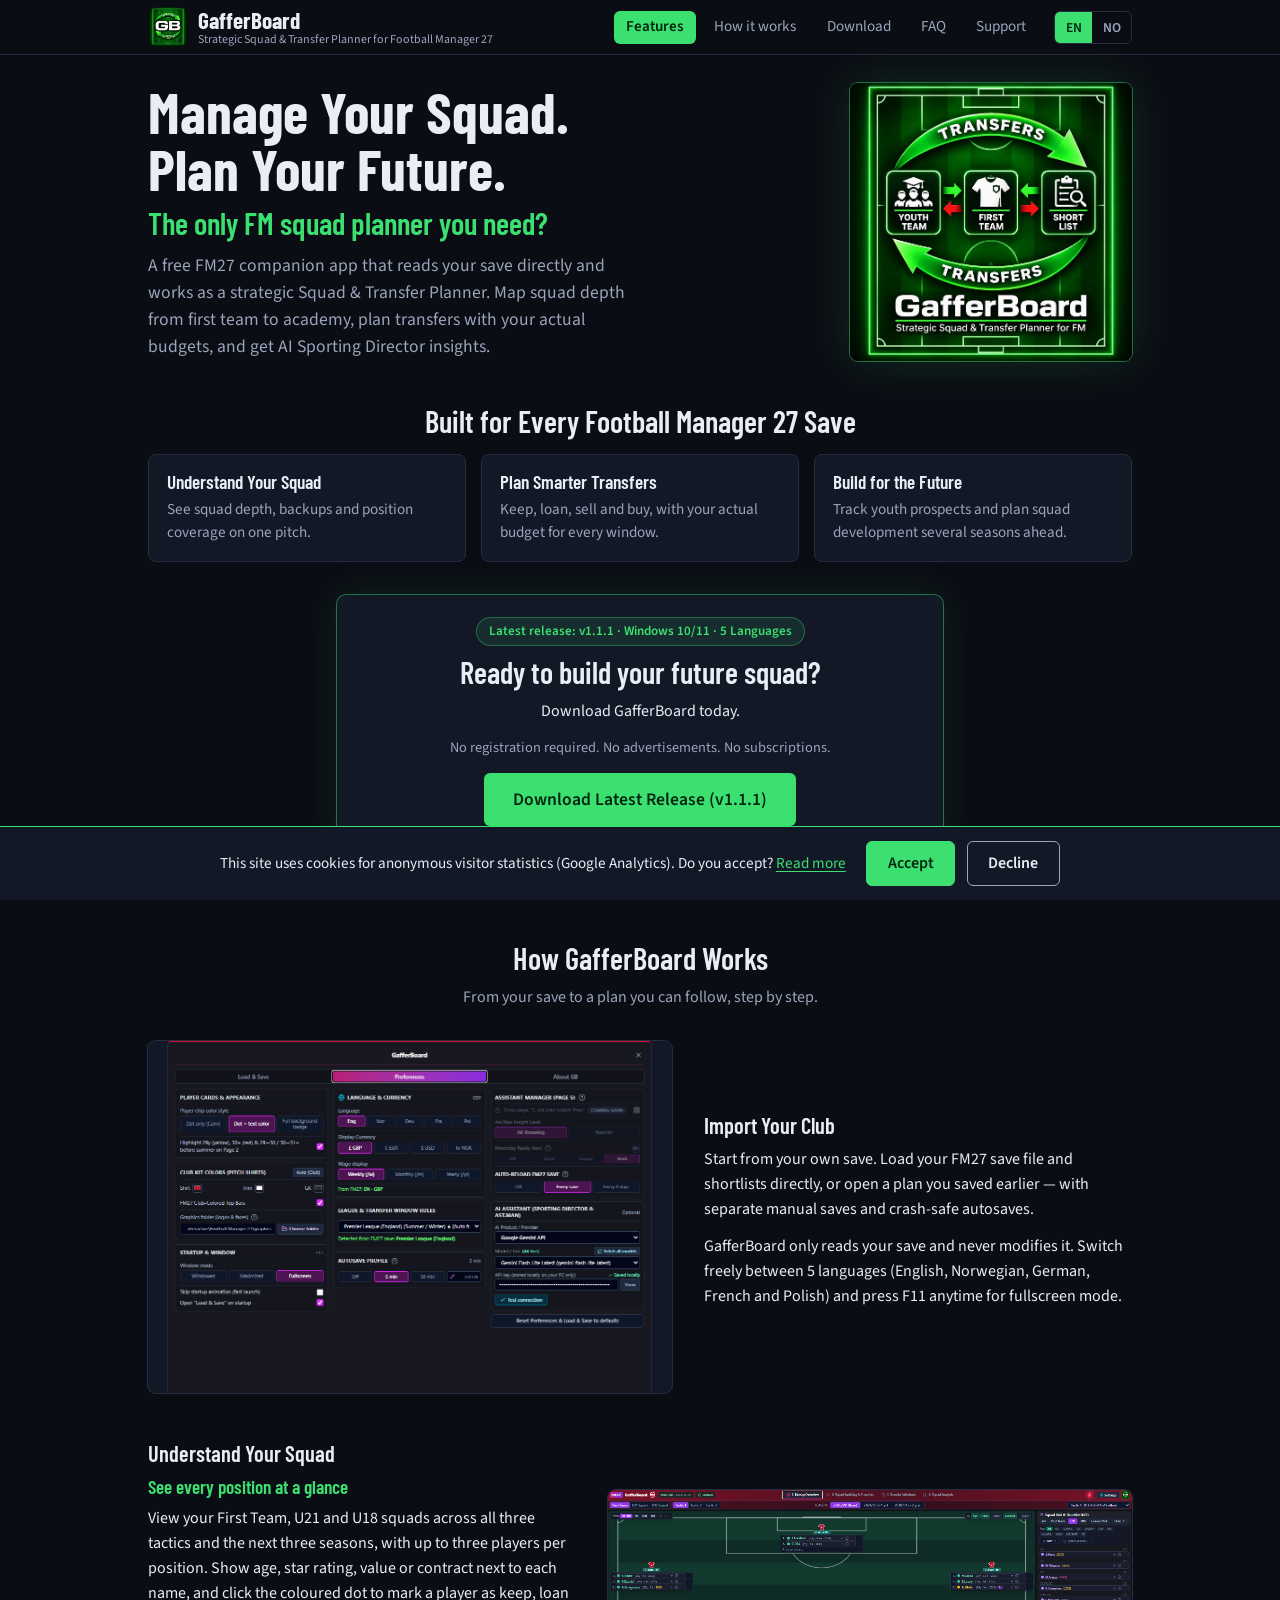
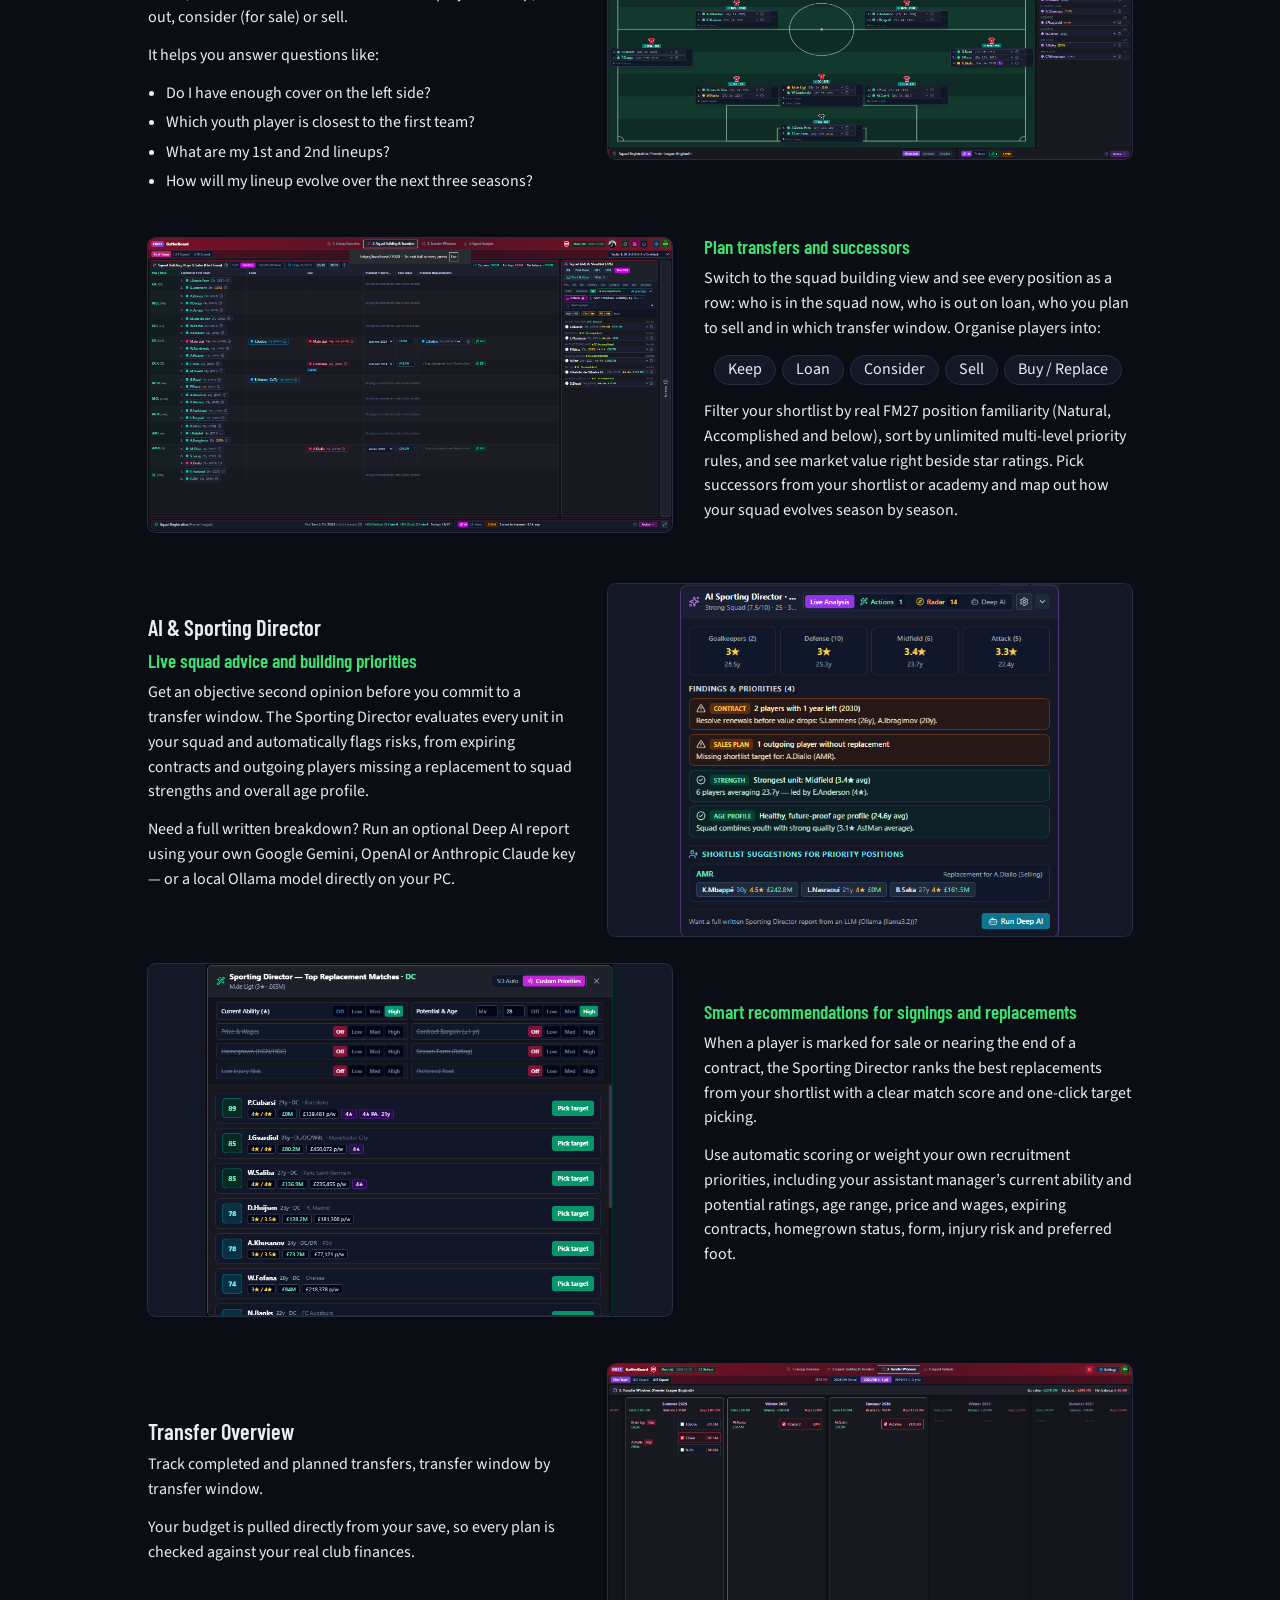
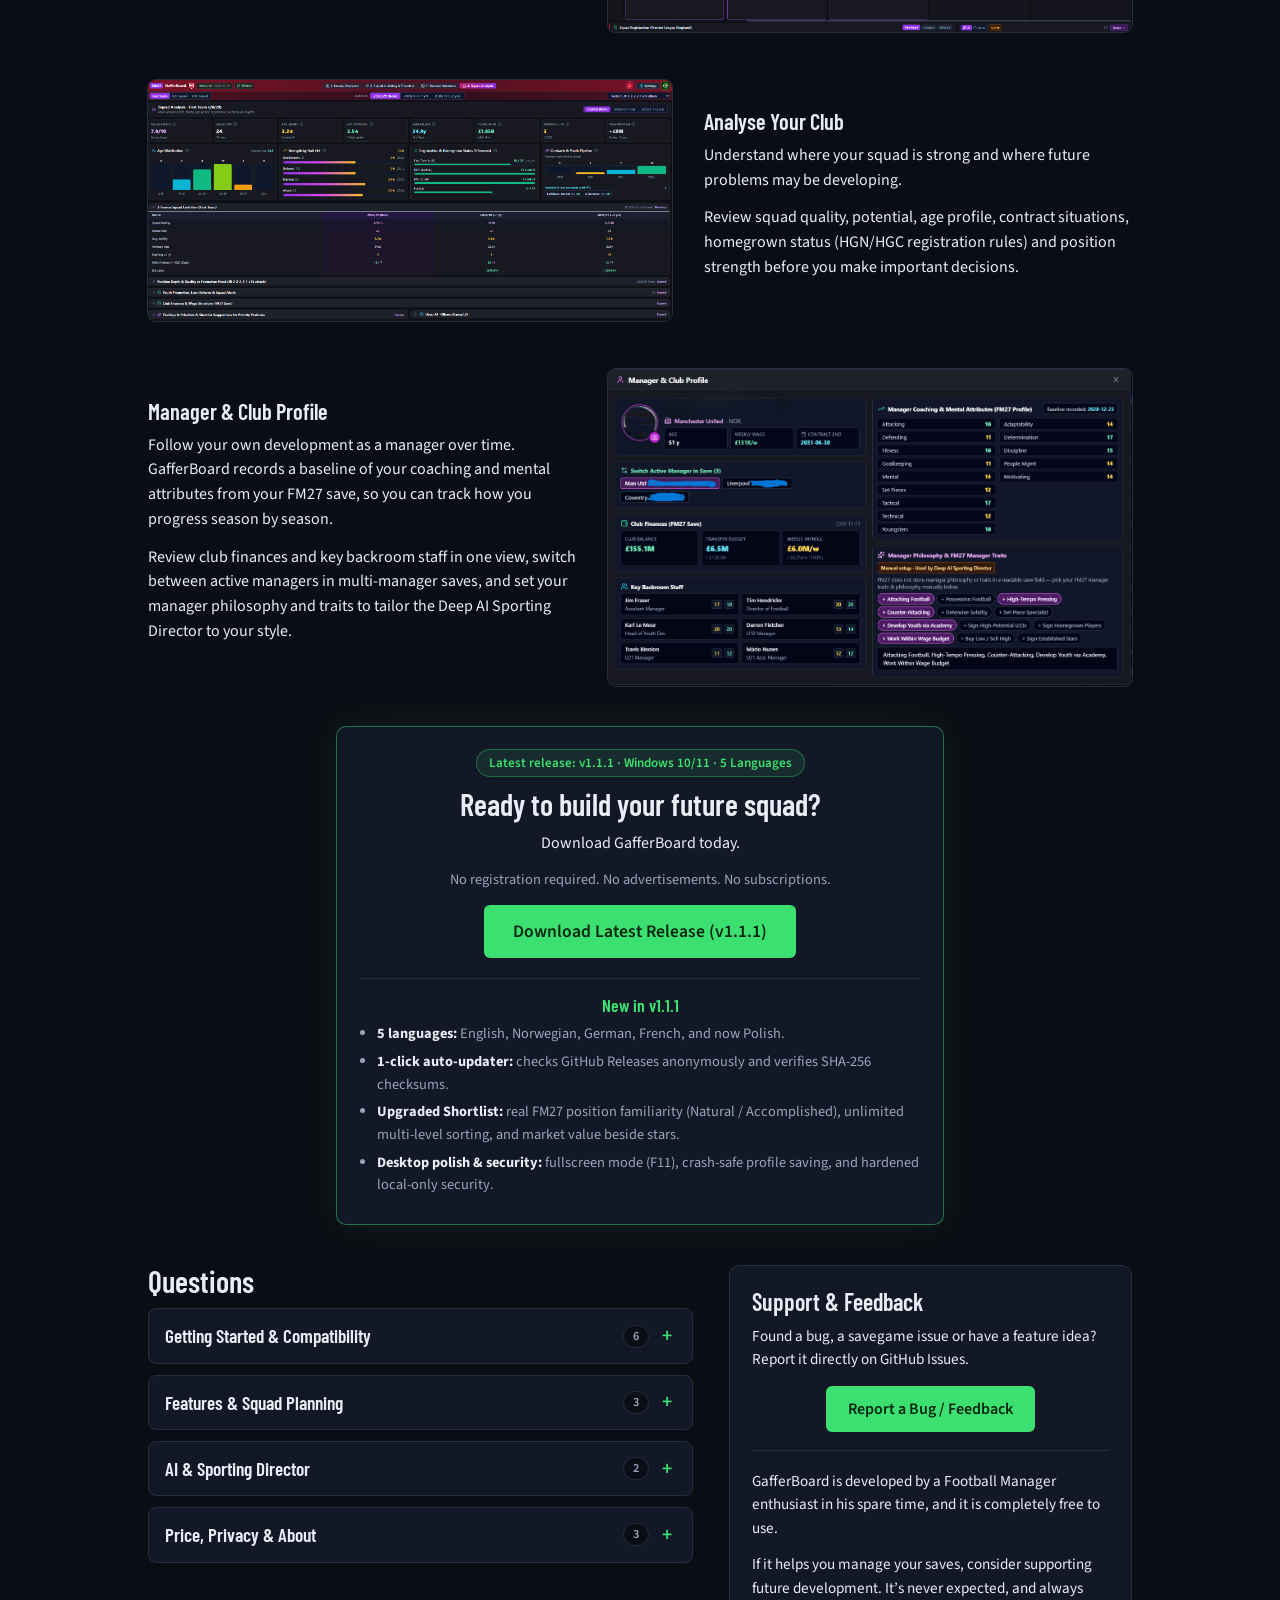
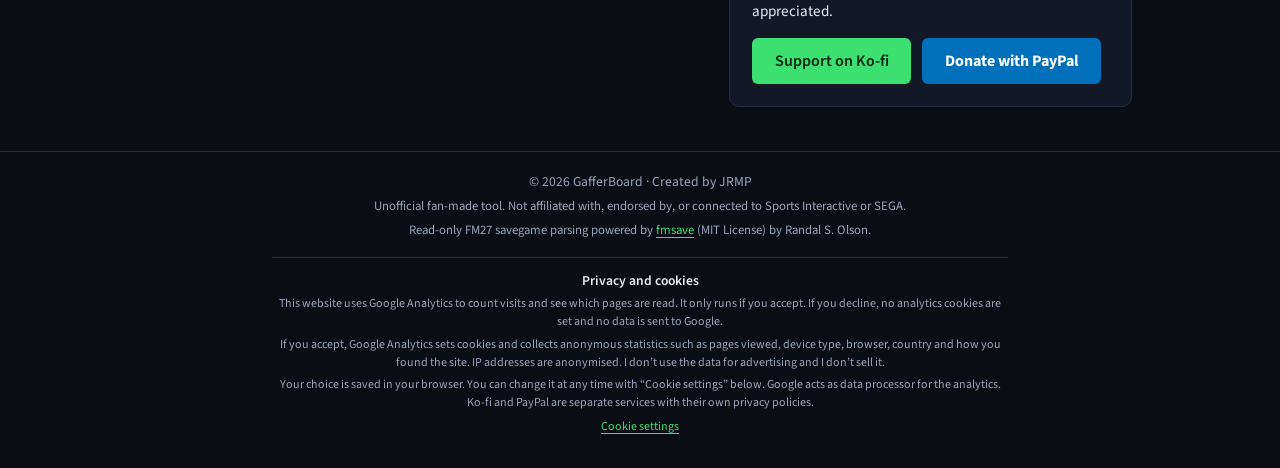
<file: index.html>
<!DOCTYPE html>
<html lang="en">
<head>
<meta charset="utf-8">
<meta name="viewport" content="width=device-width, initial-scale=1">
<title>GafferBoard – Free FM27 Squad &amp; Transfer Planner (Football Manager 27)</title>
<meta name="description" content="Free FM27 squad planner and transfer tool for Football Manager 27. Reads your save directly (read-only) for depth charts, transfer budgets and AI Sporting Director insights.">
<meta name="robots" content="index, follow">
<link rel="canonical" href="https://janrobpvs.github.io/GafferBoard/">
<meta property="og:type" content="website">
<meta property="og:url" content="https://janrobpvs.github.io/GafferBoard/">
<meta property="og:site_name" content="GafferBoard">
<meta property="og:title" content="GafferBoard – Free FM27 Squad &amp; Transfer Planner">
<meta property="og:description" content="A free FM27 companion app that reads your save directly and works as a strategic Squad &amp; Transfer Planner. Map squad depth, plan transfers with your actual budgets, and get AI Sporting Director insights.">
<meta property="og:image" content="https://janrobpvs.github.io/GafferBoard/images/hero.png">
<meta name="twitter:card" content="summary_large_image">
<meta name="twitter:title" content="GafferBoard – Free FM27 Squad &amp; Transfer Planner">
<meta name="twitter:description" content="Free Football Manager 27 squad planner. Reads your FM27 save directly (read-only) for depth charts, budgets and AI Sporting Director insights.">
<meta name="twitter:image" content="https://janrobpvs.github.io/GafferBoard/images/hero.png">
<link rel="icon" type="image/png" href="images/gb-logo.png">
<link rel="preconnect" href="https://fonts.googleapis.com">
<link rel="preconnect" href="https://fonts.gstatic.com" crossorigin>
<link href="https://fonts.googleapis.com/css2?family=Barlow+Condensed:wght@600;700&family=Source+Sans+3:wght@400;600&display=swap" rel="stylesheet">
<link rel="stylesheet" href="style.css">
<script type="application/ld+json">
{
  "@context": "https://schema.org",
  "@graph": [
    {
      "@type": "SoftwareApplication",
      "name": "GafferBoard",
      "alternateName": "GafferBoard FM27 Squad Planner",
      "softwareVersion": "1.1.1",
      "inLanguage": ["en", "no", "de", "fr", "pl"],
      "description": "Free FM27 squad and transfer planner for Football Manager 27. Reads your save directly (read-only) to map squad depth, plan transfers with actual budgets, and run AI Sporting Director analysis.",
      "url": "https://janrobpvs.github.io/GafferBoard/",
      "image": "https://janrobpvs.github.io/GafferBoard/images/hero.png",
      "applicationCategory": "UtilitiesApplication",
      "operatingSystem": "Windows",
      "offers": {
        "@type": "Offer",
        "price": "0",
        "priceCurrency": "USD"
      },
      "author": {
        "@type": "Person",
        "name": "JRMP"
      }
    },
    {
      "@type": "FAQPage",
      "mainEntity": [
        {
          "@type": "Question",
          "name": "Which Football Manager versions and platforms are supported?",
          "acceptedAnswer": {
            "@type": "Answer",
            "text": "GafferBoard is built for Football Manager 27 (FM27) on Windows PC. It reads FM27 .fm save files and .fmf shortlists directly. Earlier Football Manager versions are not supported."
          }
        },
        {
          "@type": "Question",
          "name": "Which languages are supported, and how do updates work?",
          "acceptedAnswer": {
            "@type": "Answer",
            "text": "GafferBoard supports 5 languages: English, Norwegian, German, French and Polish. From v1.1 onward, the app includes a built-in one-click auto-updater that checks GitHub Releases anonymously and verifies every download with a SHA-256 checksum."
          }
        },
        {
          "@type": "Question",
          "name": "Does GafferBoard modify my save?",
          "acceptedAnswer": {
            "@type": "Answer",
            "text": "No. GafferBoard is 100% read-only and never modifies your FM27 save file. Your own notes, depth charts and transfer plans are stored separately as local .json files on your computer."
          }
        },
        {
          "@type": "Question",
          "name": "How do I import my squad and shortlists?",
          "acceptedAnswer": {
            "@type": "Answer",
            "text": "Open the Load Data window in Settings and point GafferBoard to your FM27 savegame folder and shortlists folder. No manual HTML exports or spreadsheets are required."
          }
        },
        {
          "@type": "Question",
          "name": "Does it support multi-manager saves?",
          "acceptedAnswer": {
            "@type": "Answer",
            "text": "Yes. If your save has more than one active manager, you can switch between them directly from the Manager and Club Profile view."
          }
        },
        {
          "@type": "Question",
          "name": "Why does Windows SmartScreen show a warning when I open GafferBoard?",
          "acceptedAnswer": {
            "@type": "Answer",
            "text": "GafferBoard is a free, unofficial hobby app without a paid Microsoft code-signing certificate, so Windows Defender SmartScreen may show an Unknown publisher warning on first launch. Click More info and then Run anyway. Every release is published on GitHub with a SHA-256 checksum and VirusTotal scan so you can verify the file."
          }
        },
        {
          "@type": "Question",
          "name": "Can I use it only for squad depth planning?",
          "acceptedAnswer": {
            "@type": "Answer",
            "text": "Yes. The lineup overview works on its own across up to three tactics. The transfer planning, Sporting Director and analysis views are there whenever you want them."
          }
        },
        {
          "@type": "Question",
          "name": "Does it include U21, U18 squads and loaned-out players?",
          "acceptedAnswer": {
            "@type": "Answer",
            "text": "Yes. GafferBoard covers your First Team, U21, U18 and loaned-out players across three seasons, making it easy to track youth prospects and promote academy players."
          }
        },
        {
          "@type": "Question",
          "name": "How do transfer budgets and HGN/HGC registration rules work?",
          "acceptedAnswer": {
            "@type": "Answer",
            "text": "Club finances and transfer budgets are read directly from your FM27 save, and GafferBoard tracks contract expiries as well as homegrown (HGN/HGC) squad registration rules window by window."
          }
        },
        {
          "@type": "Question",
          "name": "Do I need the AI features?",
          "acceptedAnswer": {
            "@type": "Answer",
            "text": "No. The built-in Live Sporting Director analysis and replacement matching work locally without any AI setup. The written Deep AI report is optional and supports Google Gemini, OpenAI or Anthropic Claude with your own API key, or a local Ollama model on your PC."
          }
        },
        {
          "@type": "Question",
          "name": "What is the difference between Live Sporting Director and Deep AI?",
          "acceptedAnswer": {
            "@type": "Answer",
            "text": "Live Sporting Director runs automatically inside the app to flag contract warnings, missing replacements, unit ratings and ranked shortlist targets. Deep AI uses an LLM (Gemini, OpenAI, Claude or local Ollama) to generate a full written squad report tailored to your manager philosophy and traits."
          }
        },
        {
          "@type": "Question",
          "name": "Is GafferBoard free?",
          "acceptedAnswer": {
            "@type": "Answer",
            "text": "Yes. It is completely free, with no registration, no advertisements and no subscription."
          }
        },
        {
          "@type": "Question",
          "name": "What data does the app collect?",
          "acceptedAnswer": {
            "@type": "Answer",
            "text": "None. GafferBoard runs 100% locally on your PC with zero tracking or telemetry. It only makes an anonymous version check against GitHub Releases (sending no personal or save data), and only connects to an AI provider if you choose to run an optional Deep AI report."
          }
        },
        {
          "@type": "Question",
          "name": "Is GafferBoard official?",
          "acceptedAnswer": {
            "@type": "Answer",
            "text": "No. GafferBoard is an unofficial fan-made tool and is not affiliated with, endorsed by, or connected to Sports Interactive or SEGA."
          }
        }
      ]
    }
  ]
}
</script>
</head>
<body>

<header class="top">
  <div class="wrap bar">
    <a class="brand" href="#top">
      <img src="images/gb-logo.png" width="40" height="40" alt="GafferBoard logo">
      <span class="brand-text">
        <span class="brand-name">GafferBoard</span>
        <span class="brand-sub" data-i18n="brandSub">Strategic Squad &amp; Transfer Planner for Football Manager 27</span>
      </span>
    </a>
    <nav id="mainNav" aria-label="Main">
      <a href="#features" data-i18n="navFeatures">Features</a>
      <a href="#how" data-i18n="navHow">How it works</a>
      <a href="#download" data-i18n="navDownload">Download</a>
      <a href="#faq" data-i18n="navFaq">FAQ</a>
      <a href="#support" data-i18n="navSupport">Support</a>
    </nav>
    <div class="lang" role="group" aria-label="Language">
      <button type="button" data-lang="en" aria-pressed="true">EN</button>
      <button type="button" data-lang="no" aria-pressed="false">NO</button>
    </div>
    <button class="menu-btn" id="menuBtn" aria-expanded="false" aria-controls="mainNav" data-i18n="menu">Menu</button>
  </div>
</header>

<main id="top">

  <!-- HERO: intro and main image only. No download button here. -->
  <section class="hero">
    <div class="wrap hero-grid">
      <div>
        <h1 data-i18n="h1">Manage Your Squad.<br>Plan Your Future.</h1>
        <p class="tagline" data-i18n="tagline">The only FM squad planner you need?</p>
        <p class="lead" data-i18n="lead">A free FM27 companion app that reads your save directly and works as a strategic Squad &amp; Transfer Planner. Map squad depth from first team to academy, plan transfers with your actual budgets, and get AI Sporting Director insights.</p>
      </div>
      <figure class="frame hero-img">
        <img src="images/hero.png" data-i18n-alt="heroAlt" alt="GafferBoard FM27 squad planner: youth team, first team and shortlist connected by transfers" fetchpriority="high">
      </figure>
    </div>
  </section>

  <section id="features">
    <div class="wrap">
      <h2 data-i18n="featuresH2">Built for Every Football Manager 27 Save</h2>
      <div class="cards">
        <article class="card">
          <h3 data-i18n="c1h">Understand Your Squad</h3>
          <p data-i18n="c1p">See squad depth, backups and position coverage on one pitch.</p>
        </article>
        <article class="card">
          <h3 data-i18n="c2h">Plan Smarter Transfers</h3>
          <p data-i18n="c2p">Keep, loan, sell and buy, with your actual budget for every window.</p>
        </article>
        <article class="card">
          <h3 data-i18n="c3h">Build for the Future</h3>
          <p data-i18n="c3p">Track youth prospects and plan squad development several seasons ahead.</p>
        </article>
      </div>
      <div class="panel centre download-panel cta-panel">
        <p class="release-badge" data-i18n="vBadge">Latest release: v1.1.1 · Windows 10/11 · 5 Languages</p>
        <h2 data-i18n="dlH2">Ready to build your future squad?</h2>
        <p data-i18n="dlP">Download GafferBoard today.</p>
        <p class="proof" data-i18n="proof2">No registration required. No advertisements. No subscriptions.</p>
        <a class="btn big" href="#download" data-download data-i18n="dlLatest">Download Latest Release (v1.1.1)</a>
      </div>
    </div>
  </section>

  <section id="how">
    <div class="wrap">
      <h2 data-i18n="howH2">How GafferBoard Works</h2>
      <p class="intro" data-i18n="howIntro">From your save to a plan you can follow, step by step.</p>

      <div class="row flip">
        <div class="text">
          <h3 data-i18n="r1h">Import Your Club</h3>
          <p data-i18n="r1p1">Start from your own save. Load your FM27 save file and shortlists directly, or open a plan you saved earlier — with separate manual saves and crash-safe autosaves.</p>
          <p data-i18n="r1p2">GafferBoard only reads your save and never modifies it. Switch freely between 5 languages (English, Norwegian, German, French and Polish) and press F11 anytime for fullscreen mode.</p>
        </div>
        <figure class="frame">
          <button class="zoom" type="button" data-i18n-aria="zoom1" aria-label="Enlarge: Import your club"><img src="images/settings.png" loading="lazy" data-i18n-alt="r1alt" alt="The Load Data window where you choose your FM27 save, shortlists or a saved plan"></button>
        </figure>
      </div>

      <!-- Understand Your Squad: two screenshots (lineup + transfers and successors). -->
      <div class="group">
        <div class="row">
          <div class="text">
            <h3 data-i18n="u0h">Understand Your Squad</h3>
            <h4 class="sub" data-i18n="uAh">See every position at a glance</h4>
            <p data-i18n="uA1">View your First Team, U21 and U18 squads across all three tactics and the next three seasons, with up to three players per position. Show age, star rating, value or contract next to each name, and click the coloured dot to mark a player as keep, loan out, consider (for sale) or sell.</p>
            <p data-i18n="uA2">It helps you answer questions like:</p>
            <ul>
              <li data-i18n="r2l1">Do I have enough cover on the left side?</li>
              <li data-i18n="r2l3">Which youth player is closest to the first team?</li>
              <li data-i18n="r2l4">What are my 1st and 2nd lineups?</li>
              <li data-i18n="r2l5">How will my lineup evolve over the next three seasons?</li>
            </ul>
          </div>
          <figure class="frame">
            <button class="zoom" type="button" data-i18n-aria="zoomU1" aria-label="Enlarge: Lineup with player data"><img src="images/Lineup_data.png" loading="lazy" data-i18n-alt="uAalt" alt="FM27 squad depth chart and lineup view with your formation and player data on the pitch"></button>
          </figure>
        </div>

        <div class="row flip">
          <div class="text">
            <h4 class="sub" data-i18n="uBh">Plan transfers and successors</h4>
            <p data-i18n="uB1">Switch to the squad building view and see every position as a row: who is in the squad now, who is out on loan, who you plan to sell and in which transfer window. Organise players into:</p>
            <ul class="tags">
              <li data-i18n="tKeep">Keep</li>
              <li data-i18n="tLoan">Loan</li>
              <li data-i18n="tConsider">Consider</li>
              <li data-i18n="tSell">Sell</li>
              <li data-i18n="tBuyRep">Buy / Replace</li>
            </ul>
            <p data-i18n="uB2">Filter your shortlist by real FM27 position familiarity (Natural, Accomplished and below), sort by unlimited multi-level priority rules, and see market value right beside star ratings. Pick successors from your shortlist or academy and map out how your squad evolves season by season.</p>
          </div>
          <!-- File name has an ampersand: images/Squad&transfers.png. It is written as %26 in the address. -->
          <figure class="frame">
            <button class="zoom" type="button" data-i18n-aria="zoomU2" aria-label="Enlarge: Squad and transfers"><img src="images/Squad%26transfers.png" loading="lazy" data-i18n-alt="uBalt" alt="FM27 squad building view with players per position, shortlists and planned transfers"></button>
          </figure>
        </div>
      </div>

      <!-- AI & Sporting Director: two screenshots (squad advice + replacement matching). -->
      <div class="group">
        <div class="row">
          <div class="text">
            <h3 data-i18n="sd0h">AI &amp; Sporting Director</h3>
            <h4 class="sub" data-i18n="sdAh">Live squad advice and building priorities</h4>
            <p data-i18n="sdA1">Get an objective second opinion before you commit to a transfer window. The Sporting Director evaluates every unit in your squad and automatically flags risks, from expiring contracts and outgoing players missing a replacement to squad strengths and overall age profile.</p>
            <p data-i18n="sdA2">Need a full written breakdown? Run an optional Deep AI report using your own Google Gemini, OpenAI or Anthropic Claude key — or a local Ollama model directly on your PC.</p>
          </div>
          <figure class="frame">
            <button class="zoom" type="button" data-i18n-aria="zoomSD1" aria-label="Enlarge: Sporting Director squad advice"><img src="images/SportingDirectorAdvise.png" loading="lazy" data-i18n-alt="sdAalt" alt="AI Sporting Director live analysis for FM27 showing unit ratings, contract warnings, sales plan gaps and shortlist suggestions"></button>
          </figure>
        </div>

        <div class="row flip">
          <div class="text">
            <h4 class="sub" data-i18n="sdBh">Smart recommendations for signings and replacements</h4>
            <p data-i18n="sdB1">When a player is marked for sale or nearing the end of a contract, the Sporting Director ranks the best replacements from your shortlist with a clear match score and one-click target picking.</p>
            <p data-i18n="sdB2">Use automatic scoring or weight your own recruitment priorities, including your assistant manager’s current ability and potential ratings, age range, price and wages, expiring contracts, homegrown status, form, injury risk and preferred foot.</p>
          </div>
          <!-- File name has an ampersand: images/SportingDirector&transfers.png. It is written as %26 in the address. -->
          <figure class="frame">
            <button class="zoom" type="button" data-i18n-aria="zoomSD2" aria-label="Enlarge: Sporting Director transfer replacements"><img src="images/SportingDirector%26transfers.png" loading="lazy" data-i18n-alt="sdBalt" alt="Sporting Director top replacement matches ranked by custom recruitment priorities"></button>
          </figure>
        </div>
      </div>

      <div class="row">
        <div class="text">
          <h3 data-i18n="r6h">Transfer Overview</h3>
          <p data-i18n="r6p1">Track completed and planned transfers, transfer window by transfer window.</p>
          <p data-i18n="r6p2">Your budget is pulled directly from your save, so every plan is checked against your real club finances.</p>
        </div>
        <figure class="frame">
          <button class="zoom" type="button" data-i18n-aria="zoom6" aria-label="Enlarge: Transfer overview"><img src="images/Transferoverview.png" loading="lazy" data-i18n-alt="r6alt" alt="FM27 transfer planner overview of completed and planned transfers with the budget from your save"></button>
        </figure>
      </div>

      <div class="row flip">
        <div class="text">
          <h3 data-i18n="r3h">Analyse Your Club</h3>
          <p data-i18n="r3p1">Understand where your squad is strong and where future problems may be developing.</p>
          <p data-i18n="r3p2">Review squad quality, potential, age profile, contract situations, homegrown status (HGN/HGC registration rules) and position strength before you make important decisions.</p>
        </div>
        <figure class="frame">
          <button class="zoom" type="button" data-i18n-aria="zoom3" aria-label="Enlarge: Analyse your club"><img src="images/analysis.png" loading="lazy" data-i18n-alt="r3alt" alt="FM27 squad analysis with age distribution, strength by unit and contract expiries"></button>
        </figure>
      </div>

      <div class="row">
        <div class="text">
          <h3 data-i18n="r7h">Manager &amp; Club Profile</h3>
          <p data-i18n="r7p1">Follow your own development as a manager over time. GafferBoard records a baseline of your coaching and mental attributes from your FM27 save, so you can track how you progress season by season.</p>
          <p data-i18n="r7p2">Review club finances and key backroom staff in one view, switch between active managers in multi-manager saves, and set your manager philosophy and traits to tailor the Deep AI Sporting Director to your style.</p>
        </div>
        <figure class="frame">
          <button class="zoom" type="button" data-i18n-aria="zoom7" aria-label="Enlarge: Manager and club profile"><img src="images/managerprofile.png" loading="lazy" data-i18n-alt="r7alt" alt="Manager and club profile with coaching attributes, baseline tracking, club finances, key backroom staff and manager philosophy traits"></button>
        </figure>
      </div>
    </div>
  </section>

  <section id="download">
    <div class="wrap">
      <div class="panel centre download-panel">
        <p class="release-badge" data-i18n="vBadge">Latest release: v1.1.1 · Windows 10/11 · 5 Languages</p>
        <h2 data-i18n="dlH2">Ready to build your future squad?</h2>
        <p data-i18n="dlP">Download GafferBoard today.</p>
        <p class="proof" data-i18n="proof2">No registration required. No advertisements. No subscriptions.</p>
        <!-- The download link is set in script.js (DOWNLOAD_URL). All buttons marked data-download use it. -->
        <a class="btn big" href="#download" data-download data-i18n="dlLatest">Download Latest Release (v1.1.1)</a>
        <div class="whats-new">
          <h3 data-i18n="wnH3">New in v1.1.1</h3>
          <ul class="whats-new-list">
            <li data-i18n="wn1"><strong>5 languages:</strong> English, Norwegian, German, French, and now Polish.</li>
            <li data-i18n="wn2"><strong>1-click auto-updater:</strong> checks GitHub Releases anonymously and verifies SHA-256 checksums.</li>
            <li data-i18n="wn3"><strong>Upgraded Shortlist:</strong> real FM27 position familiarity (Natural / Accomplished), unlimited multi-level sorting, and market value beside stars.</li>
            <li data-i18n="wn4"><strong>Desktop polish &amp; security:</strong> fullscreen mode (F11), crash-safe profile saving, and hardened local-only security.</li>
          </ul>
        </div>
      </div>
    </div>
  </section>

  <!-- FAQ (categorised accordions) and Support side by side -->
  <section id="faq">
    <div class="wrap duo">
      <div>
        <h2 data-i18n="faqH2">Questions</h2>

        <details class="faq-cat" name="faq-group">
          <summary><span data-i18n="faqCat1">Getting Started &amp; Compatibility</span><span class="faq-count">6</span></summary>
          <div class="faq-cat-body">
            <details>
              <summary data-i18n="qCompat">Which FM versions and platforms are supported?</summary>
              <p data-i18n="aCompat">GafferBoard is built for Football Manager 27 (FM27) on Windows PC. It reads FM27 .fm save files and .fmf shortlists directly. Earlier FM versions are not supported.</p>
            </details>
            <details>
              <summary data-i18n="qLangUpd">Which languages are supported, and how do updates work?</summary>
              <p data-i18n="aLangUpd">GafferBoard supports 5 languages: English, Norwegian, German, French and Polish. From v1.1 onward, a built-in auto-updater checks GitHub Releases anonymously and lets you update in one click with automatic SHA-256 verification.</p>
            </details>
            <details>
              <summary data-i18n="q2">Does it modify my save?</summary>
              <p data-i18n="a2">No. GafferBoard is 100% read-only and never modifies your save. Your own notes, depth charts and transfer plans are stored separately as local .json files on your computer.</p>
            </details>
            <details>
              <summary data-i18n="qImport">How do I import my squad and shortlists?</summary>
              <p data-i18n="aImport">Open Load Data in Settings and select your FM27 savegame folder and shortlists folder. No manual HTML exports or spreadsheets are needed.</p>
            </details>
            <details>
              <summary data-i18n="qMulti">Does it support multi-manager saves?</summary>
              <p data-i18n="aMulti">Yes. If your save includes more than one active manager, you can switch between them directly from the Manager &amp; Club Profile view.</p>
            </details>
            <details>
              <summary data-i18n="qSafe">Why does Windows SmartScreen show a warning?</summary>
              <p><span data-i18n="aSafe">Because GafferBoard is a free, unofficial hobby app without a paid Microsoft code-signing certificate, Windows Defender SmartScreen may show an “Unknown publisher” warning on first launch. Click “More info” and then “Run anyway”. Every release is published on GitHub with a SHA-256 checksum so you can verify the file.</span><span class="vt-wrap" data-virustotal-wrap hidden> <a href="#download" data-virustotal rel="noopener noreferrer" data-i18n="vtLink">View VirusTotal scan</a>.</span></p>
            </details>
          </div>
        </details>

        <details class="faq-cat" name="faq-group">
          <summary><span data-i18n="faqCat2">Features &amp; Squad Planning</span><span class="faq-count">3</span></summary>
          <div class="faq-cat-body">
            <details>
              <summary data-i18n="q3">Can I use it only for squad depth planning?</summary>
              <p data-i18n="a3">Yes. The lineup page works on its own across up to three tactics. The transfer, Sporting Director and analysis pages are there whenever you want them.</p>
            </details>
            <details>
              <summary data-i18n="qYouth">Does it include U21, U18 squads and loaned-out players?</summary>
              <p data-i18n="aYouth">Yes. GafferBoard covers your First Team, U21, U18 and loaned-out players across three seasons, making it easy to track prospects and promote academy players.</p>
            </details>
            <details>
              <summary data-i18n="qBudget">How do transfer budgets and HGN/HGC registration rules work?</summary>
              <p data-i18n="aBudget">Club finances and transfer budgets are read directly from your FM27 save, while contract warnings and homegrown (HGN/HGC) squad registration rules update as you plan each window.</p>
            </details>
          </div>
        </details>

        <details class="faq-cat" name="faq-group">
          <summary><span data-i18n="faqCat3">AI &amp; Sporting Director</span><span class="faq-count">2</span></summary>
          <div class="faq-cat-body">
            <details>
              <summary data-i18n="q4">Do I need the AI features?</summary>
              <p data-i18n="a4">No. The built-in Live Sporting Director analysis and replacement matching work locally without any AI setup. The written Deep AI report is optional and supports Google Gemini, OpenAI or Anthropic Claude with your own key, or a local Ollama model that stays on your PC.</p>
            </details>
            <details>
              <summary data-i18n="qAiDiff">What is the difference between Live Sporting Director and Deep AI?</summary>
              <p data-i18n="aAiDiff">Live Sporting Director runs automatically inside the app to flag contract warnings, missing replacements, unit ratings and ranked shortlist matches. Deep AI uses an LLM (Gemini, OpenAI, Claude or local Ollama) to write a full squad report tailored to your manager philosophy and traits.</p>
            </details>
          </div>
        </details>

        <details class="faq-cat" name="faq-group">
          <summary><span data-i18n="faqCat4">Price, Privacy &amp; About</span><span class="faq-count">3</span></summary>
          <div class="faq-cat-body">
            <details>
              <summary data-i18n="q1">Is GafferBoard free?</summary>
              <p data-i18n="a1">Yes. It is completely free, with no registration, no advertisements and no subscription.</p>
            </details>
            <details>
              <summary data-i18n="q5">What data does the app collect?</summary>
              <p data-i18n="a5">None. GafferBoard runs 100% locally on your PC with zero tracking or telemetry. It only makes an anonymous check against GitHub Releases for app updates (sending no personal or save data), and only sends data to an AI provider if you choose to run an optional Deep AI report.</p>
            </details>
            <details>
              <summary data-i18n="q6">Is it official?</summary>
              <p data-i18n="a6">No. GafferBoard is an unofficial fan-made tool and is not connected to Sports Interactive or SEGA.</p>
            </details>
          </div>
        </details>
      </div>

      <div id="support">
        <div class="panel">
          <h2 data-i18n="supH2">Support &amp; Feedback</h2>
          <p data-i18n="supBugP">Found a bug, a savegame issue or have a feature idea? Report it directly on GitHub Issues.</p>
          <div class="actions centre">
            <a class="btn" href="https://github.com/janrobpvs/GafferBoard/issues" data-issues rel="noopener noreferrer" data-i18n="supBugBtn">Report a Bug / Feedback</a>
          </div>
          <hr class="divider">
          <p data-i18n="supP1">GafferBoard is developed by a Football Manager enthusiast in his spare time, and it is completely free to use.</p>
          <p data-i18n="supP2">If it helps you manage your saves, consider supporting future development. It’s never expected, and always appreciated.</p>
          <div class="actions">
            <a class="btn" href="https://ko-fi.com/jrmp77" rel="noopener noreferrer" data-i18n="supKofi">Support on Ko-fi</a>
            <a class="btn paypal" href="https://www.paypal.com/donate/?business=DQJETX6U6KA5J&amp;no_recurring=0&amp;item_name=Thank+you+so+much+for+your+support%21&amp;currency_code=NOK" rel="noopener noreferrer" data-i18n="supPaypal">Donate with PayPal</a>
          </div>
        </div>
      </div>
    </div>
  </section>

</main>

<footer>
  <div class="wrap">
    <p class="copy" data-i18n="copy">© 2026 GafferBoard · Created by JRMP</p>
    <p class="disc" data-i18n="disclaimer">Unofficial fan-made tool. Not affiliated with, endorsed by, or connected to Sports Interactive or SEGA.</p>
    <p class="credits"><span data-i18n="fmsaveCreditPrefix">Read-only FM27 savegame parsing powered by</span> <a href="https://github.com/rhiever/fmsave" rel="noopener noreferrer">fmsave</a> <span data-i18n="fmsaveCreditSuffix">(MIT License) by Randal S. Olson.</span></p>
    <div id="privacy" class="privacy">
      <h2 data-i18n="prH2">Privacy and cookies</h2>
      <p data-i18n="prP1">This website uses Google Analytics to count visits and see which pages are read. It only runs if you accept. If you decline, no analytics cookies are set and no data is sent to Google.</p>
      <p data-i18n="prP2">If you accept, Google Analytics sets cookies and collects anonymous statistics such as pages viewed, device type, browser, country and how you found the site. IP addresses are anonymised. I don’t use the data for advertising and I don’t sell it.</p>
      <p data-i18n="prP3">Your choice is saved in your browser. You can change it at any time with “Cookie settings” below. Google acts as data processor for the analytics. Ko-fi and PayPal are separate services with their own privacy policies.</p>
      <button type="button" id="cookieSettings" data-i18n="footCookies">Cookie settings</button>
    </div>
  </div>
</footer>

<div id="consent" class="consent" role="region" aria-label="Cookies" hidden>
  <p><span data-i18n="cbText">This site uses cookies for anonymous visitor statistics (Google Analytics). Do you accept?</span> <a href="#privacy" data-i18n="cbMore">Read more</a></p>
  <div class="consent-btns">
    <button type="button" class="btn" id="consentAccept" data-i18n="cbAccept">Accept</button>
    <button type="button" class="btn outline" id="consentDecline" data-i18n="cbDecline">Decline</button>
  </div>
</div>

<dialog id="lightbox" aria-label="Screenshot">
  <button type="button" id="lightboxClose" data-i18n="close">Close</button>
  <img id="lightboxImg" alt="">
</dialog>

<script src="script.js"></script>
</body>
</html>
</file>
<file: style.css>
:root {
  --bg: #0b0d14;
  --panel: #131827;
  --line: #252d43;
  --text: #e9edf5;
  --muted: #9aa5bb;
  --green: #3be071;
  --green-ink: #04260f;
  --purple: #a23cff;
  --display: "Barlow Condensed", "Arial Narrow", Impact, sans-serif;
  --body: "Source Sans 3", system-ui, -apple-system, "Segoe UI", sans-serif;
}
* { box-sizing: border-box; }
html { scroll-behavior: smooth; scroll-padding-top: 4.5rem; color-scheme: dark; }
body {
  margin: 0;
  background: var(--bg);
  color: var(--text);
  font-family: var(--body);
  font-size: 1rem;
  line-height: 1.55;
  overflow-x: clip;
}
a { color: var(--green); text-underline-offset: 3px; }
a:focus-visible, button:focus-visible, summary:focus-visible { outline: 3px solid var(--purple); outline-offset: 3px; }
img { max-width: 100%; height: auto; display: block; }
p { margin: 0 0 0.8rem; }
ul { padding-left: 1.15rem; margin: 0 0 0.8rem; }
li { margin-bottom: 0.3rem; }

.wrap { max-width: 64rem; margin: 0 auto; padding: 0 1.25rem; }
.centre { text-align: center; margin-left: auto; margin-right: auto; }
.small { font-size: 0.9rem; color: var(--muted); }

/* header */
.top { border-bottom: 1px solid var(--line); background: var(--bg); position: sticky; top: 0; z-index: 20; }
.bar { display: flex; align-items: center; justify-content: space-between; gap: 1rem; padding-top: 0.45rem; padding-bottom: 0.45rem; }
.brand { display: flex; align-items: center; gap: 0.65rem; color: var(--text); text-decoration: none; min-width: 0; margin-right: auto; }
.brand img { width: 40px; height: 40px; border-radius: 7px; flex: none; }
.brand-text { display: flex; flex-direction: column; line-height: 1.1; min-width: 0; }
.brand-name { font-family: var(--display); font-weight: 700; font-size: 1.45rem; }
.brand-sub { color: var(--muted); font-size: 0.75rem; }
nav { display: flex; gap: 1.2rem; font-size: 0.95rem; }
nav a { color: var(--muted); text-decoration: none; padding: 0.3rem 0; }
nav a:hover { color: var(--text); }
.menu-btn {
  display: none; background: transparent; color: var(--text);
  border: 1px solid var(--line); border-radius: 6px;
  padding: 0.4rem 0.8rem; font: inherit; font-size: 0.95rem; cursor: pointer;
}
.lang { display: flex; border: 1px solid var(--line); border-radius: 6px; overflow: hidden; flex: none; }
.lang button { background: transparent; color: var(--muted); border: 0; padding: 0.3rem 0.65rem; font: inherit; font-size: 0.85rem; font-weight: 600; cursor: pointer; }
.lang button[aria-pressed="true"] { background: var(--green); color: var(--green-ink); }
.lang button:focus-visible { outline: 3px solid var(--purple); outline-offset: -3px; }

/* hero: text left, image right, sized to fit one screen */
.hero { padding: 1.75rem 0 0.5rem; }
.hero-grid { display: grid; grid-template-columns: 1fr clamp(14rem, 22vw, 19rem); gap: 2rem; align-items: stretch; }
h1 {
  font-family: var(--display); font-weight: 700;
  font-size: clamp(2.2rem, 5vw, 3.6rem); line-height: 0.98; margin: 0 0 0.55rem;
}
.tagline {
  font-family: var(--display); font-weight: 600;
  font-size: clamp(1.18rem, 2.65vw, 1.92rem); line-height: 1.15;
  color: var(--green); margin: 0 0 0.7rem;
}
.lead { font-size: 1.1rem; color: var(--muted); max-width: 30rem; margin: 0; }
.frame { margin: 0; border-radius: 8px; overflow: hidden; box-shadow: 0 0 0 1px var(--line); background: var(--panel); }
/* the image box is exactly as tall as the text next to it */
.hero-img { position: relative; width: 100%; box-shadow: 0 0 0 1px rgba(59,224,113,0.45), 0 0 50px rgba(59,224,113,0.14); }
.hero-img img { position: absolute; inset: 0; width: 100%; height: 100%; object-fit: cover; }

/* sections */
section { padding: 2.25rem 0 0.25rem; }
#how { padding-top: 5.5rem; }
#how > .wrap > h2,
#how > .wrap > .intro { text-align: center; }
h2 { font-family: var(--display); font-weight: 600; font-size: clamp(1.5rem, 3.5vw, 1.9rem); line-height: 1.1; margin: 0 0 0.6rem; }
h3 { font-family: var(--display); font-weight: 600; font-size: 1.4rem; line-height: 1.15; margin: 0 0 0.5rem; }
.intro { color: var(--muted); margin-bottom: 0.75rem; }

.cards { display: grid; grid-template-columns: repeat(3, 1fr); gap: 0.9rem; margin-top: 1rem; }
.card { background: var(--panel); border: 1px solid var(--line); border-radius: 8px; padding: 1rem 1.15rem; }
.card h3 { font-size: 1.2rem; margin-bottom: 0.3rem; }
.card p { margin: 0; color: var(--muted); font-size: 0.95rem; }

/* buttons */
.cta { margin-top: 1.25rem; }
.proof { color: var(--muted); font-size: 0.9rem; margin: 0.6rem 0 0; }
.btn {
  display: inline-block; background: var(--green); color: var(--green-ink);
  font-weight: 600; text-decoration: none; padding: 0.65rem 1.4rem; border-radius: 6px;
}
.btn:hover { background: #62ec8c; }
.btn.purple { background: var(--purple); color: #fff; }
.btn.purple:hover { background: #b45cff; }
.btn.paypal { background: #0070ba; color: #fff; font-weight: 700; }
.btn.paypal:hover { background: #005ea6; }
.btn.big { font-size: 1.1rem; padding: 0.8rem 1.8rem; margin-top: 0.9rem; }
.actions { display: flex; gap: 0.7rem; flex-wrap: wrap; margin-top: 0.9rem; }
.actions.centre { justify-content: center; }

/* screenshot rows */
.row { display: grid; grid-template-columns: 0.9fr 1.1fr; gap: 2rem; align-items: center; margin-top: 3rem; }
.row.flip { grid-template-columns: 1.1fr 0.9fr; }
.row.flip .text { order: 2; }
.row .text { min-width: 0; }
#how .intro + .row { margin-top: 2rem; }
.zoom { display: block; width: 100%; padding: 0; border: 0; background: none; cursor: zoom-in; }
.zoom img { width: 100%; max-height: 22rem; object-fit: contain; object-position: top; }
.tags { list-style: none; padding: 0; display: flex; flex-wrap: wrap; justify-content: center; gap: 0.4rem; margin: 0.9rem 0; }
.tags li { margin: 0; background: var(--panel); border: 1px solid var(--line); border-radius: 999px; padding: 0.1rem 0.8rem; }

/* panels */
.panel { background: var(--panel); border: 1px solid var(--line); border-radius: 10px; padding: 1.4rem 1.4rem; }
.download-panel { max-width: 38rem; border-color: rgba(59,224,113,0.45); box-shadow: 0 0 40px rgba(59,224,113,0.1); }
.cta-panel { margin-top: 2rem; }
.release-badge {
  display: inline-block;
  margin: 0 0 0.65rem;
  padding: 0.18rem 0.75rem;
  border-radius: 999px;
  font-size: 0.82rem;
  font-weight: 600;
  color: var(--green);
  background: rgba(59, 224, 113, 0.1);
  border: 1px solid rgba(59, 224, 113, 0.35);
}
.whats-new {
  margin-top: 1.25rem;
  padding-top: 1rem;
  border-top: 1px solid var(--line);
  text-align: left;
}
.whats-new h3 {
  font-size: 1.1rem;
  color: var(--green);
  margin: 0 0 0.5rem;
  text-align: center;
}
.whats-new-list {
  margin: 0;
  padding-left: 1.1rem;
  font-size: 0.9rem;
  color: var(--muted);
}
.whats-new-list li { margin-bottom: 0.35rem; }
.whats-new-list strong { color: var(--text); }

/* faq and support side by side */
.duo { display: grid; grid-template-columns: 1.15fr 0.85fr; gap: 2.25rem; align-items: start; }
.faq-cat {
  background: var(--panel);
  border: 1px solid var(--line);
  border-radius: 8px;
  margin-bottom: 0.65rem;
  padding: 0;
  transition: border-color 0.15s ease;
}
.faq-cat[open] { border-color: rgba(59, 224, 113, 0.45); }
.faq-cat > summary {
  list-style: none;
  display: flex;
  align-items: center;
  gap: 0.6rem;
  padding: 0.75rem 1rem;
  font-family: var(--display);
  font-size: 1.2rem;
  font-weight: 600;
  color: var(--text);
  cursor: pointer;
}
.faq-cat > summary::-webkit-details-marker { display: none; }
.faq-cat > summary::after {
  content: "+";
  color: var(--green);
  font-family: var(--body);
  font-size: 1.25rem;
  font-weight: 600;
  line-height: 1;
  width: 1.1rem;
  text-align: center;
}
.faq-cat[open] > summary::after { content: "\2212"; }
.faq-count {
  margin-left: auto;
  font-family: var(--body);
  font-size: 0.78rem;
  font-weight: 600;
  color: var(--muted);
  background: var(--bg);
  border: 1px solid var(--line);
  border-radius: 999px;
  padding: 0.05rem 0.55rem;
}
.faq-cat-body {
  border-top: 1px solid var(--line);
  padding: 0.15rem 1rem 0.5rem;
}
.faq-cat-body details { border-bottom: 1px solid var(--line); padding: 0.6rem 0; }
.faq-cat-body details:last-child { border-bottom: 0; }
.faq-cat-body summary { cursor: pointer; font-weight: 600; font-size: 0.96rem; color: var(--text); }
.faq-cat-body summary:hover { color: var(--green); }
.faq-cat-body details p { margin: 0.45rem 0 0; color: var(--muted); font-size: 0.93rem; }
#support .panel h2 { font-size: 1.5rem; }
#support .panel p { font-size: 0.95rem; }

/* lightbox */
dialog { border: 0; padding: 0; background: transparent; max-width: 96vw; max-height: 96vh; color: var(--text); }
dialog::backdrop { background: rgba(5, 6, 10, 0.88); }
dialog img { max-width: 96vw; max-height: 88vh; border-radius: 8px; margin: 0 auto; }
dialog button { display: block; margin: 0 0 0.6rem auto; background: var(--panel); color: var(--text); border: 1px solid var(--line); border-radius: 6px; padding: 0.4rem 1rem; font: inherit; cursor: pointer; }

.toast {
  position: fixed; left: 50%; bottom: 1.5rem; transform: translateX(-50%);
  background: var(--panel); border: 1px solid var(--purple); border-radius: 8px;
  padding: 0.8rem 1.2rem; z-index: 50; max-width: 90vw; text-align: center;
}

/* footer: centred, small print */
footer { margin-top: 2.5rem; border-top: 1px solid var(--line); padding: 1.25rem 0 2rem; color: var(--muted); text-align: center; font-size: 0.8rem; line-height: 1.5; }
footer p { margin: 0 0 0.3rem; }
footer .copy { font-size: 0.85rem; }
.privacy { max-width: 46rem; margin: 1rem auto 0; padding-top: 1rem; border-top: 1px solid var(--line); }
.privacy h2 { font-family: var(--body); font-size: 0.85rem; font-weight: 600; margin: 0 0 0.4rem; color: var(--text); }
.privacy p { font-size: 0.75rem; }
.privacy button { background: none; border: 0; padding: 0; font: inherit; font-size: 0.75rem; color: var(--green); text-decoration: underline; text-underline-offset: 3px; cursor: pointer; }

/* cookie banner */
.consent {
  position: fixed; left: 0; right: 0; bottom: 0; z-index: 60;
  background: var(--panel); border-top: 1px solid var(--green);
  padding: 0.9rem 1.25rem calc(0.9rem + env(safe-area-inset-bottom, 0px));
  display: flex; align-items: center; justify-content: center; gap: 1.25rem; flex-wrap: wrap;
}
.consent[hidden] { display: none; }
.consent p { margin: 0; max-width: 40rem; font-size: 0.95rem; }
.consent-btns { display: flex; gap: 0.7rem; }
.consent .btn { border: 1px solid var(--green); cursor: pointer; font: inherit; font-weight: 600; padding: 0.55rem 1.3rem; }
.btn.outline { background: transparent; color: var(--text); border: 1px solid var(--muted); }
.btn.outline:hover { background: #1c2236; }
.divider { border: 0; border-top: 1px solid var(--line); margin: 1.15rem 0; }

/* grouped step with two screenshots */
.group { margin-top: 3rem; }
.group .row:first-child { margin-top: 0; }
.group .row + .row { margin-top: 1.75rem; }
.sub { font-family: var(--display); font-weight: 600; font-size: 1.2rem; line-height: 1.2; margin: 0 0 0.5rem; color: var(--green); }

/* tablet and mobile */
@media (max-width: 860px) {
  .hero-grid { grid-template-columns: 1fr; gap: 1.25rem; }
  .hero-img { position: static; width: fit-content; max-width: 100%; margin: 0 auto; }
  .hero-img img { position: static; width: auto; max-width: 100%; height: auto; max-height: min(26vh, 12.5rem); object-fit: contain; }
  .cards { grid-template-columns: 1fr; }
  .row, .row.flip { grid-template-columns: 1fr; gap: 1rem; margin-top: 2rem; }
  .row.flip .text { order: 0; }
  .duo { grid-template-columns: 1fr; gap: 1.75rem; }
  section { padding-top: 1.75rem; }
  #how { padding-top: 3.75rem; }
  .group { margin-top: 2.25rem; }
  .menu-btn { display: block; }
  .bar { flex-wrap: wrap; }
  nav {
    display: none; position: absolute; left: 0; right: 0; top: 100%;
    flex-direction: column; gap: 0; background: var(--bg);
    border-bottom: 1px solid var(--line); padding: 0.4rem 1.25rem 0.8rem;
  }
  nav.open { display: flex; }
  nav a { padding: 0.6rem 0; font-size: 1.05rem; }
  .zoom img { max-height: none; }
}
@media (max-width: 480px) {
  .brand-sub { font-size: 0.68rem; }
  .brand-name { font-size: 1.3rem; }
  .brand img { width: 36px; height: 36px; }
  .consent-btns { width: 100%; }
  .consent-btns .btn { flex: 1; }
}
@media (prefers-reduced-motion: reduce) {
  html { scroll-behavior: auto; }
}

/* V4 additions */
#features h2 { text-align: center; }
.cta { text-align: center; }

/* menu highlight follows the scroll position */
nav { gap: 0.4rem; }
nav a { padding: 0.3rem 0.75rem; border-radius: 6px; }
nav a.active { background: var(--green); color: var(--green-ink); font-weight: 600; }
nav a.active:hover { color: var(--green-ink); }

@media (max-width: 860px) {
  nav { gap: 0; }
  nav a { padding: 0.6rem 0.75rem; }
}
</file>
